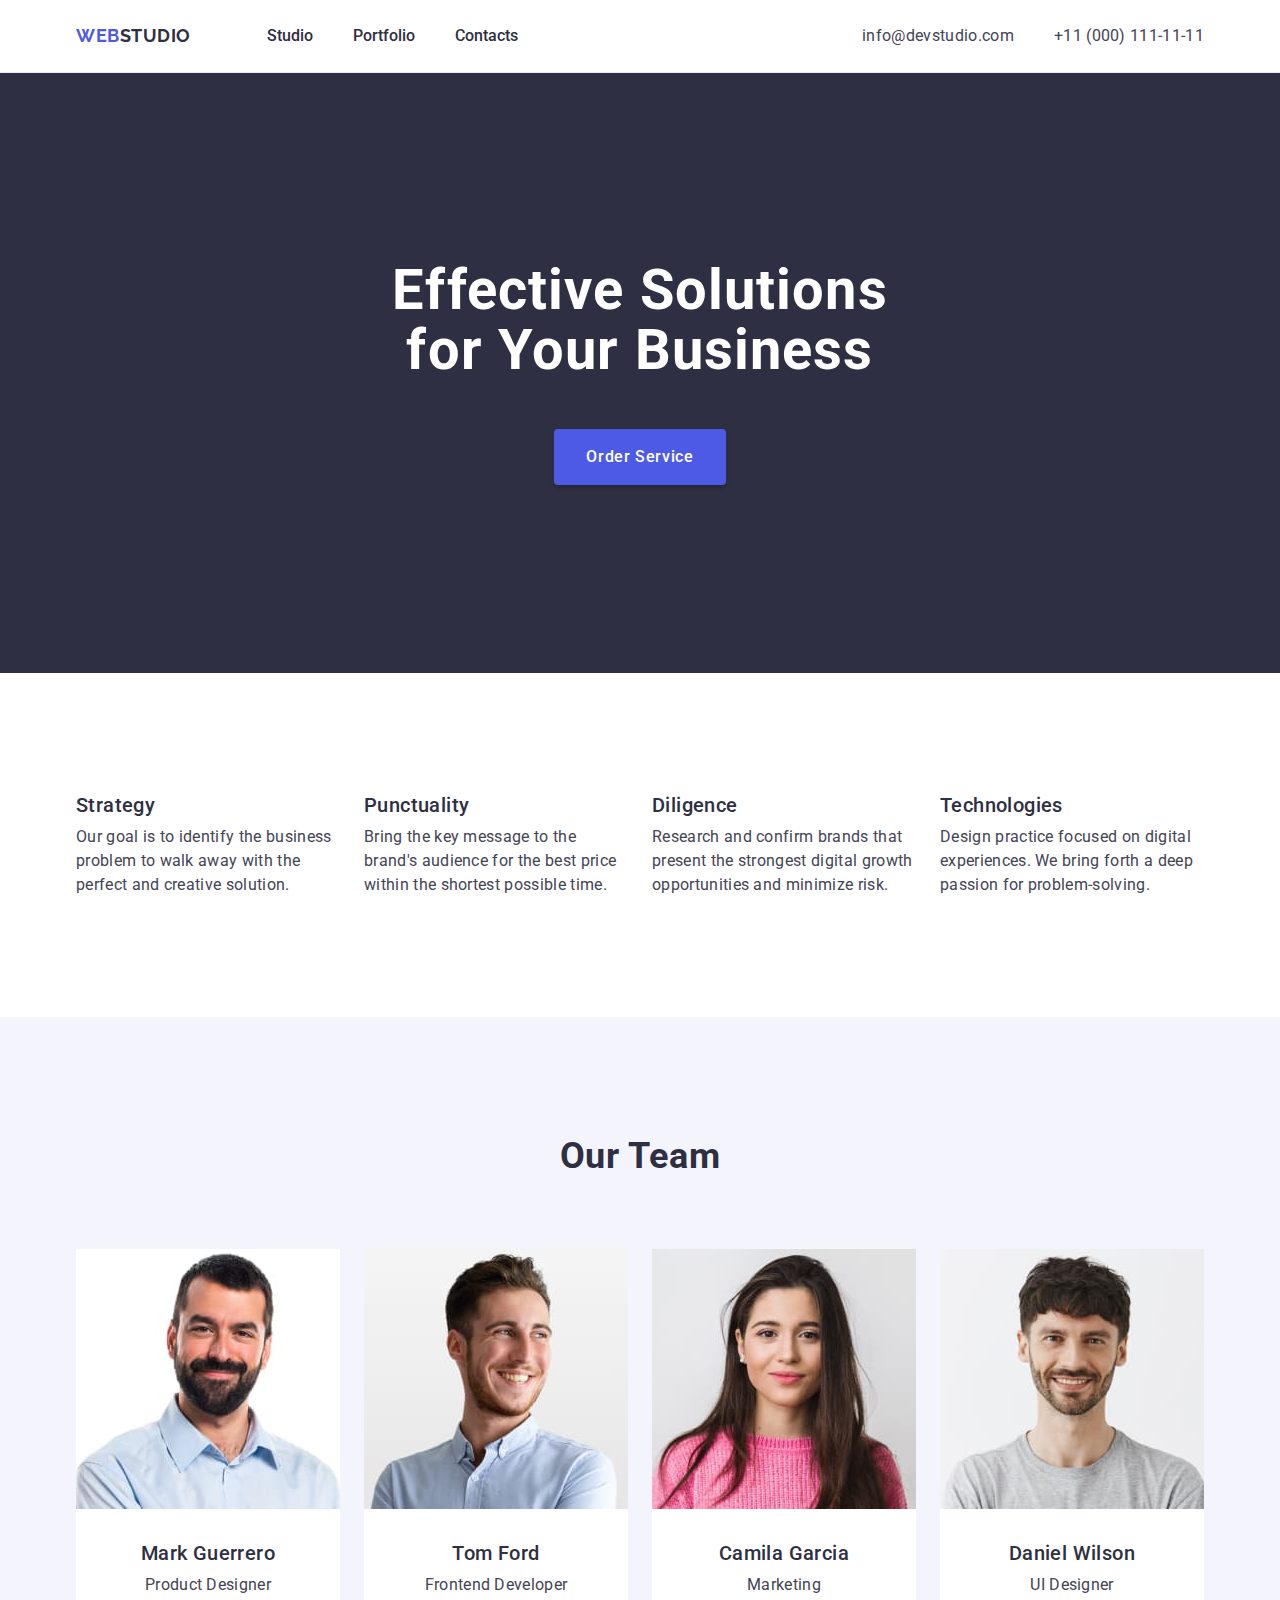
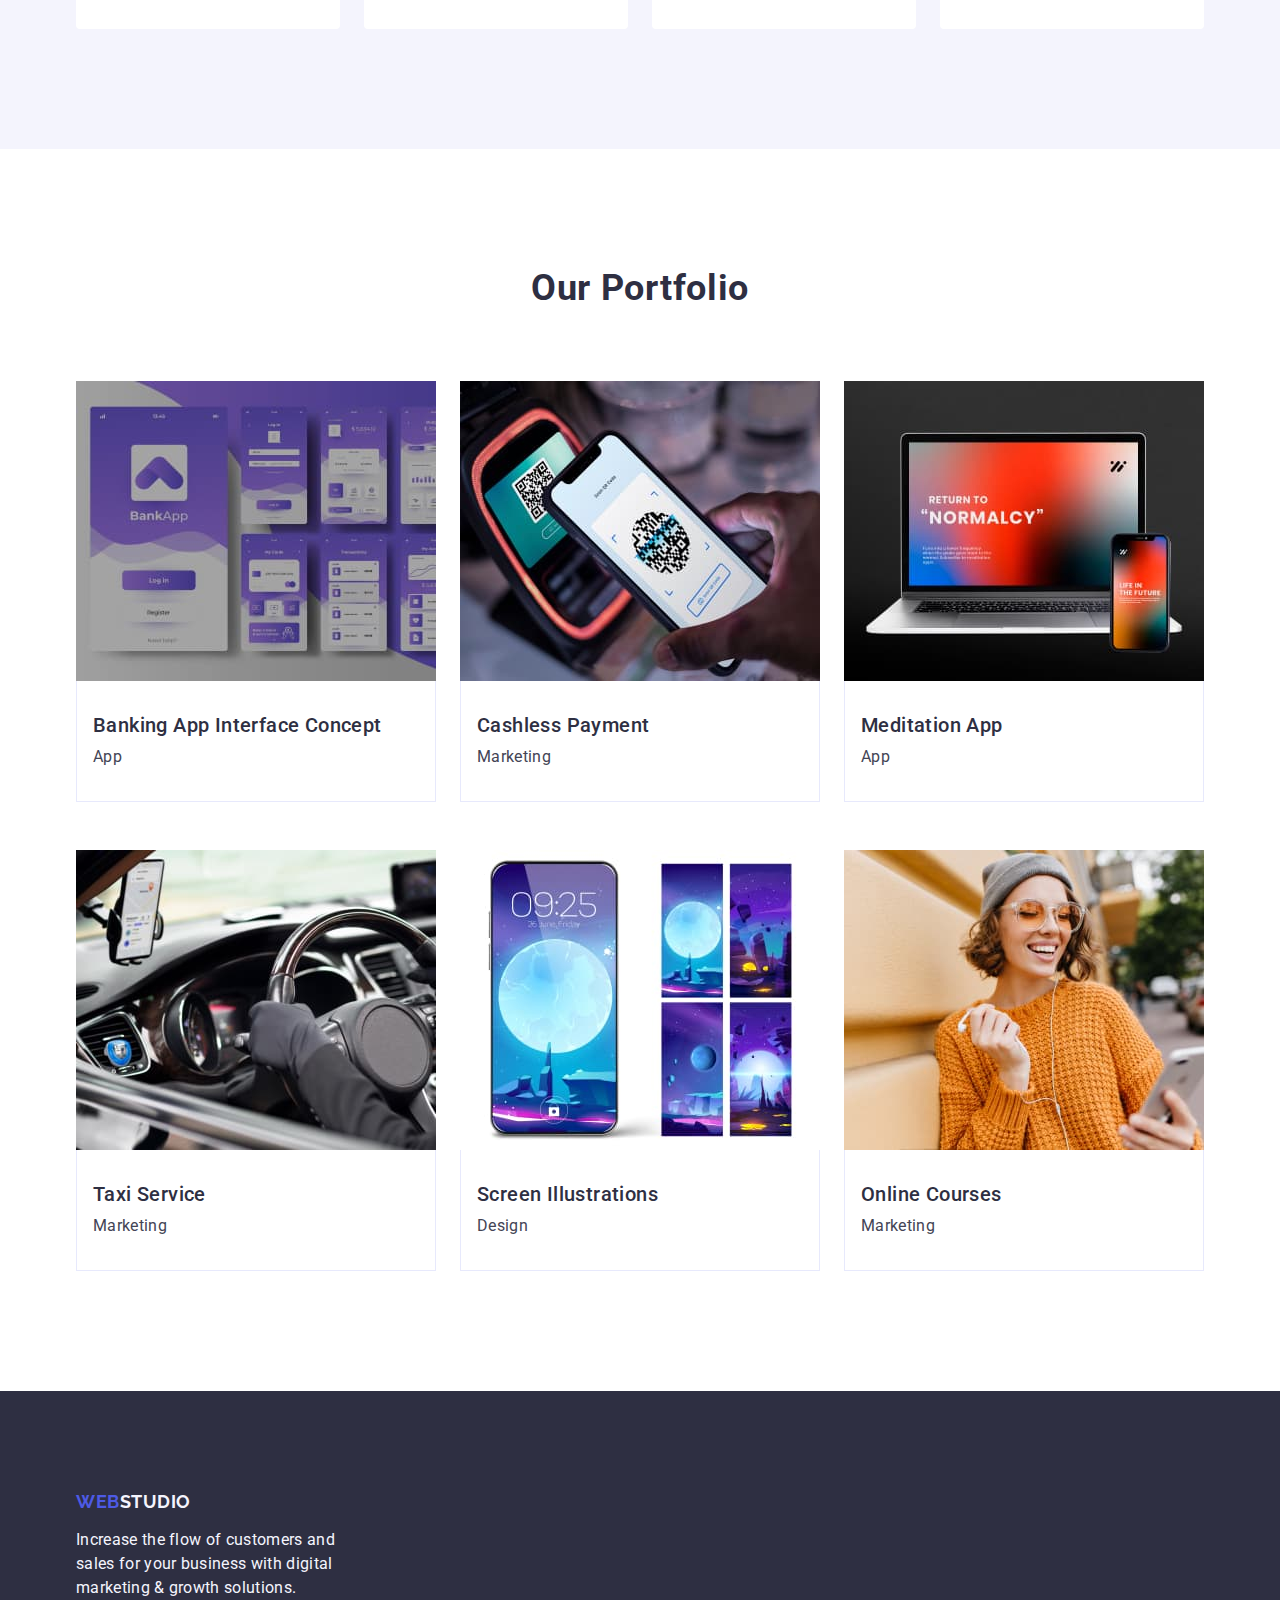
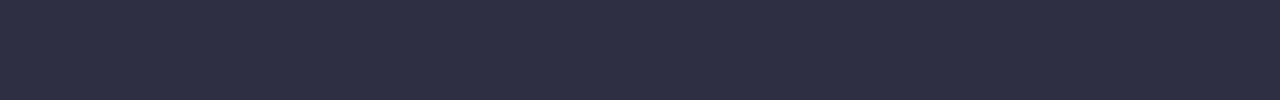
<file: index.html>
<!DOCTYPE html>
<html lang="en">
  <head>
    <meta charset="UTF-8" />
    <meta http-equiv="X-UA-Compatible" content="IE=edge" />
    <meta name="viewport" content="width=, initial-scale=1.0" />
    <title>WEBSTUDIO</title>
    <link
      rel="stylesheet"
      href="https://cdnjs.cloudflare.com/ajax/libs/modern-normalize/1.1.0/modern-normalize.min.css"
    />
    <link rel="preconnect" href="https://fonts.googleapis.com" />
    <link rel="preconnect" href="https://fonts.gstatic.com" crossorigin />
    <link
      href="https://fonts.googleapis.com/css2?family=Raleway:wght@800&family=Roboto:wght@400;500;700;900&display=swap"
      rel="stylesheet"
    />
    <link rel="stylesheet" href="./css/styles.css" />
  </head>
  <body>
    <header class="header">
      <div class="container header-container">
        <nav class="header-navigation">
          <a class="logo link header-logo" href="./index.html"
            >WEB<span class="header-logospan">Studio</span></a
          >
          <ul class="header-list list">
            <li class="list">
              <a class="header-link link" href="./index.html">Studio</a>
            </li>
            <li class="list">
              <a class="header-link  link" href="">Portfolio</a>
            </li>
            <li class="list">
              <a class="header-link link" href="">Contacts</a>
            </li>
          </ul>
        </nav>
        <address class="header-adress">
          <ul class="header-adress-list list">
            <li class="header-adress-item list">
              <a
                class="header-adress-link link"
                href="mailto:info@devstudio.com"
                >info@devstudio.com</a
              >
            </li>
            <li class="header-adress-item list">
              <a class="header-adress-link link" href="tel:+110001111111"
                >+11 (000) 111-11-11</a
              >
            </li>
          </ul>
        </address>
      </div>
    </header>
    <main>
      <section class="hero">
        <div class="container">
          <h1 class="hero-text">Effective Solutions for Your Business</h1>
          <button class="hero-button" type="button">Order Service</button>
        </div>
      </section>
      <section class="principles section">
        <div class="container">
          <h2  class="visually-hidden title">Principles of work</h2>
          <ul class="principles-list  list">
            <li class="principles-item list">
              <h3 class="principles-title-text title-text">Strategy</h3>
              <p class="principles-text text">
                Our goal is to identify the business problem to walk away with
                the perfect and creative solution.
              </p>
            </li>
            <li class="principles-item list">
              <h3 class="principles-title-text title-text">Punctuality</h3>
              <p class="principles-text text">
                Bring the key message to the brand's audience for the best price
                within the shortest possible time.
              </p>
            </li>
            <li class="principles-item list">
              <h3 class="principles-title-text title-text">Diligence</h3>
              <p class="principles-text text">
                Research and confirm brands that present the strongest digital
                growth opportunities and minimize risk.
              </p>
            </li>
            <li class="principles-item list">
              <h3 class="principles-title-text title-text">Technologies</h3>
              <p class="principles-text text">
                Design practice focused on digital experiences. We bring forth a
                deep passion for problem-solving.
              </p>
            </li>
          </ul>
        </div>
      </section>
      <section class="team section">
       <div class="container">
          <h2 class="title">Our Team</h2>
          <ul class="team-list  list">
            <li class="team-item list">
              <img
                src="./images/mark_guerrero.jpg"
                alt="photo_mark"
                width="264"
              />
              <div class="team-text-container">
                <h3 class="team-title-text title-text">Mark Guerrero</h3>
                <p class="team-text text">Product Designer</p>
              </div>
            </li>
            <li class="team-item list">
              <img src="./images/tom_ford.jpg" alt="photo_tom" width="264" />
              <div class="team-text-container">
                <h3 class="team-title-text title-text">Tom Ford</h3>
                <p class="team-text text">Frontend Developer</p>
              </div>
            </li>
            <li class="team-item list">
              <img
                src="./images/camila_garcia.jpg"
                alt="photo_camila"
                width="264"
              />
              <div class="team-text-container">
                <h3 class="team-title-text title-text">Camila Garcia</h3>
                <p class="team-text text">Marketing</p>
              </div>
            </li>
            <li class="team-item list">
              <img
                src="./images/daniel_wilson.jpg"
                alt="photo_daniel"
                width="264"
              />
              <div class="team-text-container">
                <h3 class="team-title-text title-text">Daniel Wilson</h3>
                <p class="team-text text">UI Designer</p>
              </div>
            </li>
          </ul>
        </div>
      </section>
      <section class="portfolio section">
       <div class="container">
          <h2 class="title">Our Portfolio</h2>
          <ul class="portfolio-list  list">
            <li class="portfolio-item list">
                <img
                  src="./images/banking-app.jpg"
                  alt="Banking App Interface Concept"
                  width="360"
                />
                <div class="portfolio-text-container">
                <h3 class="portfolio-title-text title-text">
                  Banking App Interface Concept
                </h3>
                <p class="portfolio-text text">App</p>
                </div>
            </li>
            <li class="portfolio-item list">
               <img
                  src="./images/cashless-payment.jpg"
                  alt="Cashless Payment"
                  width="360"
                />
                <div class="portfolio-text-container">
                <h3 class="portfolio-title-text title-text">
                  Cashless Payment
                </h3>
                <p class="portfolio-text text">Marketing</p></div>
            </li>
            <li class="portfolio-item list">
                  <img
                  src="./images/meditation-app.jpg"
                  alt="Meditation App"
                  width="360"
                />
                <div class="portfolio-text-container">
                <h3 class="portfolio-title-text title-text">
                  Meditation App
                </h3>
                <p class="portfolio-text text">App</p></div>
            </li>
            <li class="portfolio-item list">
                <img
                  src="./images/taxi-service.jpg"
                  alt="Taxi Service"
                  width="360"
                />
                <div class="portfolio-text-container">
                <h3 class="portfolio-title-text title-text">
                  Taxi Service
                </h3>
                <p class="portfolio-text text">Marketing</p></div>
            </li>
            <li class="portfolio-item list">
              <img
                  src="./images/screen-illustrations.jpg"
                  alt="Screen Illustrations"
                  width="360"
                />
                <div class="portfolio-text-container">
                <h3 class="portfolio-title-text title-text">
                  Screen Illustrations
                </h3>
                <p class="portfolio-text text">Design</p></div>
            </li>
            <li class="portfolio-item list">
                  <img
                  src="./images/online-courses.jpg"
                  alt="Online Courses"
                  width="360"
                />
                <div class="portfolio-text-container">
                <h3 class="portfolio-title-text title-text">
                  Online Courses
                </h3>
                <p class="portfolio-text text">Marketing</p></div>
              </li>
              </ul>
              </div>
      </section>
              </main>
    <footer class="footer">
      <div class="container">
        <a class="logo link footer-logo" href="./index.html"
          >WEB<span class="footer-logospan">Studio</span></a
        >
        <p class="footer-text text">
          Increase the flow of customers and sales for your business with
          digital marketing & growth solutions.
        </p>
      </div>
    </footer>
  </body>
</html>
</file>
<file: css/styles.css>
:root {--main-color:#434455;
       --title-color:#2E2F42;
       --accent-color:#404BBF;}
body{font-family:"Roboto",sans-serif;
     color:var(--main-color);
     background-color: #FFFFFF; }
.link {text-decoration: none;}    
.list {list-style: none;}
h1,h2,h3,p {margin-top: 0; margin-bottom: 0;}
ul,ol {margin-top: 0;margin-bottom: 0; padding-left: 0;}
button {cursor:pointer;}
img {display: block;}

/*-----------h2-----------*/
.title {
    font-weight: 700;
    font-size: 36px;
    line-height: 1.11;
    text-align: center;
    letter-spacing: 0.02em;
    text-transform: capitalize;
    color: var(--title-color);
    margin-bottom: 72px;
}
.visually-hidden {
    position: absolute;
    width: 1px;
    height: 1px;
    margin: -1px;
    border: 0;
    padding: 0;
    white-space: nowrap;
    clip-path: inset(100%);
    clip: rect(0 0 0 0);
    overflow: hidden;
  }
/*-----------h3-----------*/
.title-text {
    font-weight: 500;
    font-size: 20px;
    line-height: 1.2;
    letter-spacing: 0.02em;
    color: var(--title-color)
}
/*----------p------------*/
.text {
    font-size: 16px;
    line-height: 1.5;
    letter-spacing: 0.02em;
    color: var(--main-color)
    }   
/*----------header---------*/
.header {
    border-bottom: 1px solid #E7E9FC;
    background-color:  #FFF;
    padding: 24px 0;
}
.container {
    width: 1158px; 
    margin: 0 auto;
    padding: 0 15px 0 15px;
    }    
.header-container {
    display: flex;
    align-items: center; 
}    
.header-navigation {
    display: flex;
    align-items:center ;
    }
.logo {
    font-family: "Raleway",sans-serif;
    font-style: normal;
    font-weight: 700;
    font-size: 18px;
    line-height: 1.17;
    letter-spacing: 0.54px;
    text-transform: uppercase;
    color: #4D5AE5;}   
.header-logo {
    display: inline-block; 
    margin-right: 76px;}
.header-logospan {color:var(--title-color);
}
.header-list {
    display: flex;
    gap: 40px;
}

.header-link {
  font-weight: 500;
  font-size: 16px;
  line-height: 1.5;
  letter-spacing: 0,32px;
  color:var(--title-color);  
}
.header-link:hover, .header-link:focus{
    color:var(--accent-color);}
.header-adress { 
    font-style: normal ;
    margin-left: auto;
    }
.header-adress-list{
    display: flex;
    gap: 40px;
    }
.header-adress-link {
   font-weight: 400; 
   font-size: 16px;
   line-height: 1.5;
   letter-spacing: 0.32px;
   color: var(--main-color);
   }
.header-adress-link:hover,.header-adress-link:focus {color: var(--accent-color);}
 /*----------------main-------------*/
.hero { background-color:var(--title-color);
        padding-top: 188px;
        padding-bottom: 188px;
    }   
.hero-text {
    max-width: 496px;
    height: 120px;
    font-weight: 700;
    font-size: 56px;
    line-height: 1.07;
    text-align: center;
    letter-spacing: 0.02em;
    color: #FFFFFF;
    margin-bottom: 48px;
    margin-left: auto;
    margin-right: auto;
    
    }
.hero-button {
    font-weight: 500;
    font-size: 16px;
    line-height: 1.5;
    display: block;
    letter-spacing: 0.04em;
    color: #FFFFFF;
    background-color: #4D5AE5;
    box-shadow: 0px 4px 4px rgba(0, 0, 0, 0.15);
    border: none;
    border-radius: 4px;
    padding: 16px 32px;
    min-width: 169px;
    height: 56px;
    margin-left:auto;
    margin-right:auto;
    }
.hero-button:hover, .hero-button:focus { background-color:var(--accent-color) ;}  
.section {
    padding-top: 120px;
    padding-bottom: 120px;}
.principles-list {
    display: flex; 
    gap: 24px;}    
.principles-item {flex-basis: calc((100% - 72px)/4);}
.principles-title-text {margin-bottom: 8px;}
.team {background: #F4F4FD;
    }
.team-list{
     display: flex;
     gap: 24px;
    }

.team-item { flex-basis: calc((100% - 72px)/4);
             border-radius: 0px 0px 4px 4px;
             background:  #FFF;}
.team-text-container{
 text-align: center;
 padding: 32px 0;
}  
.team-title-text {margin-bottom: 8px;}   
/*--------------portfolio-------------*/  
.portfolio-list{
    display: flex;
    flex-wrap: wrap;
    row-gap: 48px;
    column-gap: 24px;
    }
.portfolio-item {
    background: #FFF;}    
.portfolio-text-container{
    padding: 32px 16px;
    border:1px solid  #E7E9FC;
    border-top: none}
.portfolio-title-text{
 margin-bottom:8px; }
/*--------------footer-------------*/
.footer {background-color: #2E2F42;
         padding: 100px 0}
.footer-logo {display: inline-block; margin-bottom: 16px;}        
.footer-logospan{
    color:  #F4F4FD;
   }
.footer-text {
    max-width: 264px; 
    font-size: 16px;
    line-height: 1,5;
    letter-spacing: 0.02em;
    color: #F4F4FD;}
</file>
